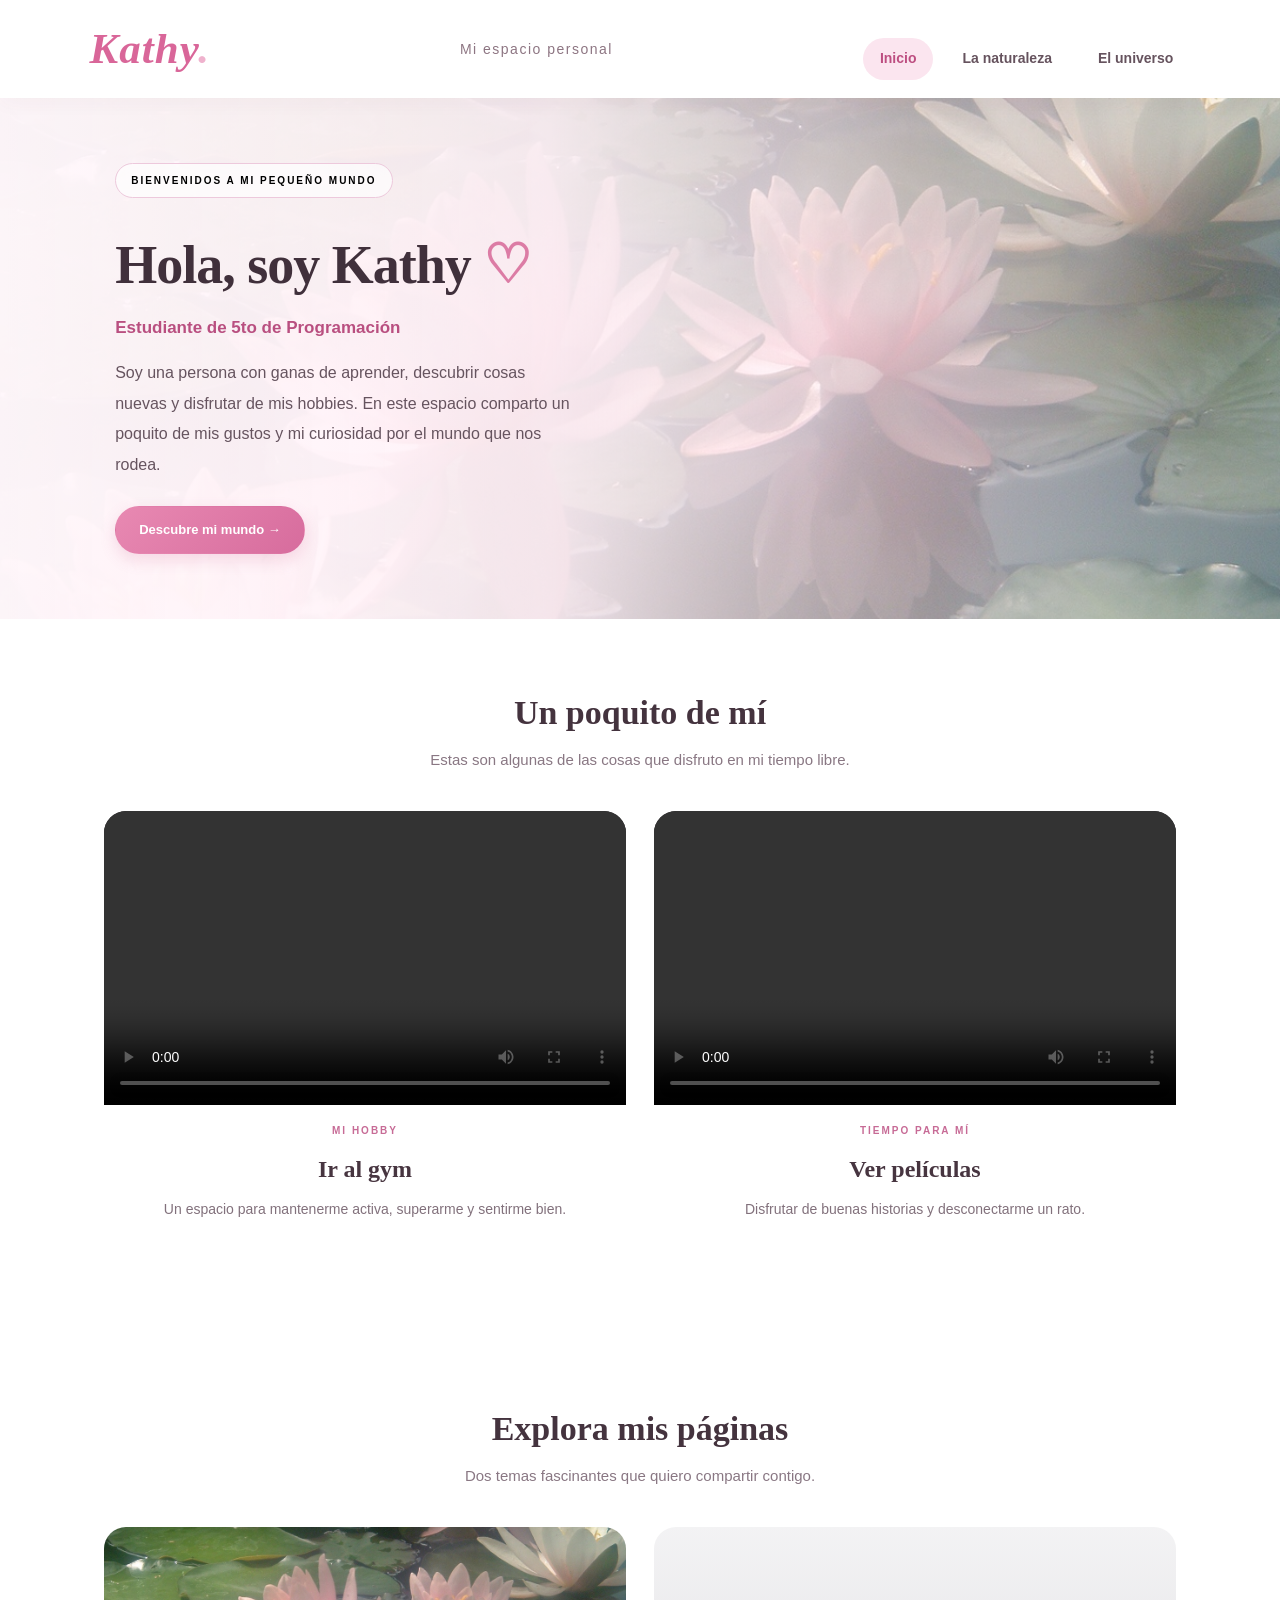
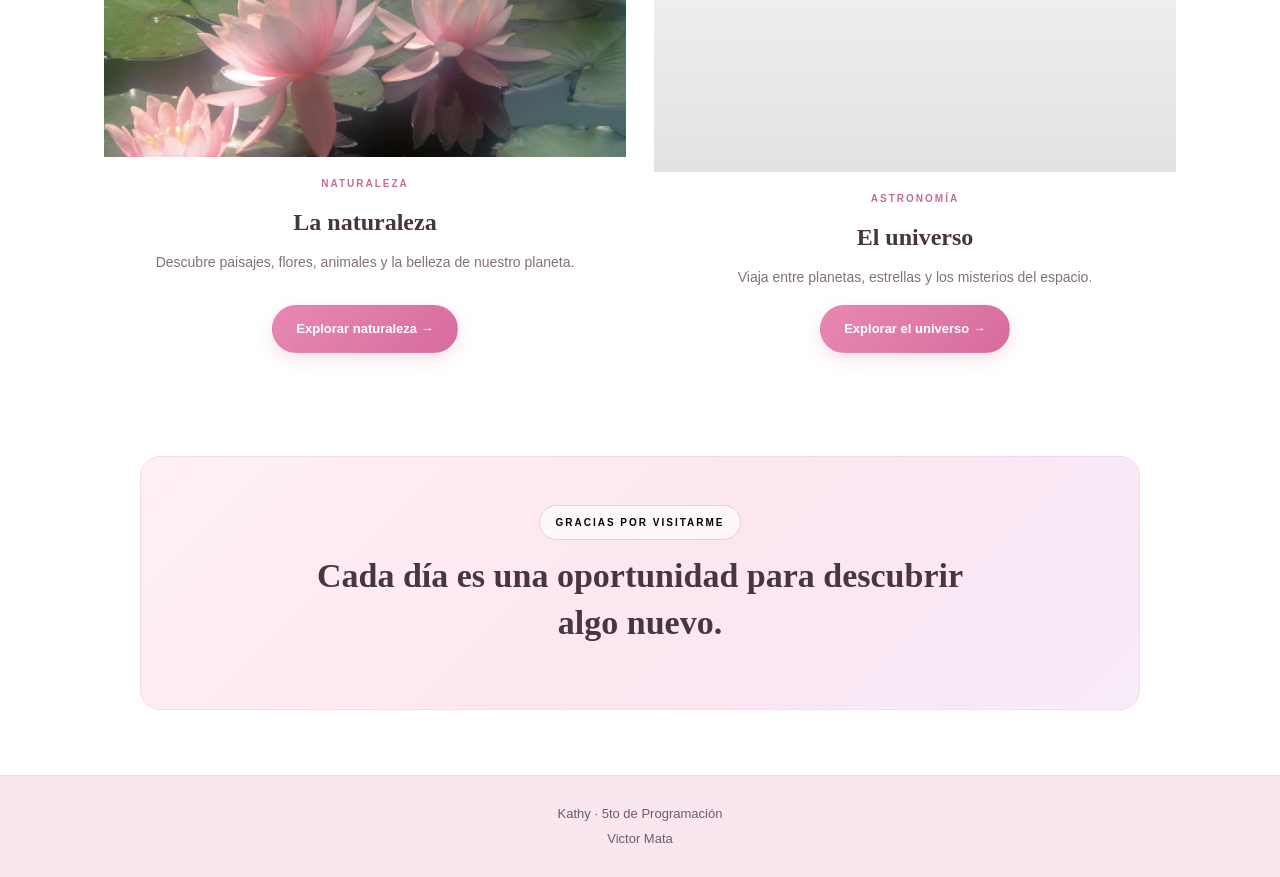
<file: index.html>
<!DOCTYPE html>
<html lang="es">
<head>
    <meta charset="UTF-8">
    <meta name="viewport" content="width=device-width, initial-scale=1.0">

    <meta name="description" content="Soy Kathy, estudiante de 5to de Programación. Este es mi espacio personal para compartir mis hobbies y descubrir la belleza de la naturaleza y el universo.">

    <title>Kathy | Mi espacio personal</title>

    <link rel="stylesheet" href="k.css">
</head>
<body>

    <header class="encabezado">
        <h1>Kathy<span>.</span></h1>
        <p>Mi espacio personal</p>

        <nav aria-label="Navegación principal">
            <a href="index.html" aria-current="page">Inicio</a>
            <a href="naturaleza.html">La naturaleza</a>
            <a href="universo.html">El universo</a>
        </nav>
    </header>

    <main>

        <section class="portada">
            <div class="portada-texto">

                <p class="etiqueta">
                    BIENVENIDOS A MI PEQUEÑO MUNDO
                </p>

                <h2>Hola, soy Kathy <span>♡</span></h2>

                <h3>Estudiante de 5to de Programación</h3>

                <p>
                    Soy una persona con ganas de aprender,
                    descubrir cosas nuevas y disfrutar de mis
                    hobbies. En este espacio comparto un poquito
                    de mis gustos y mi curiosidad por el mundo
                    que nos rodea.
                </p>

                <a class="boton" href="#secciones">
                    Descubre mi mundo →
                </a>

            </div>
        </section>

        <section class="contenido" id="secciones">

            <h2>Un poquito de mí</h2>

            <p class="descripcion">
                Estas son algunas de las cosas que disfruto
                en mi tiempo libre.
            </p>

            <div class="rejilla videos">

                <article class="tarjeta">
                    <video controls preload="metadata">
                        <source src="videos/NS.mp4"
                                type="video/mp4">
                        Tu navegador no puede reproducir este video.
                    </video>

                    <div class="tarjeta-texto">
                        <p class="categoria">MI HOBBY</p>
                        <h3>Ir al gym</h3>
                        <p>
                            Un espacio para mantenerme activa,
                            superarme y sentirme bien.
                        </p>
                    </div>
                </article>

                <article class="tarjeta">
                    <video controls preload="metadata">
                        <source src="videos/gym.mp4"
                                type="video/mp4">
                        Tu navegador no puede reproducir este video.
                    </video>

                    <div class="tarjeta-texto">
                        <p class="categoria">TIEMPO PARA MÍ</p>
                        <h3>Ver películas</h3>
                        <p>
                            Disfrutar de buenas historias
                            y desconectarme un rato.
                        </p>
                    </div>
                </article>

            </div>
        </section>

        <section class="contenido">

            <h2>Explora mis páginas</h2>

            <p class="descripcion">
                Dos temas fascinantes que quiero compartir contigo.
            </p>

            <div class="rejilla">

                <article class="tarjeta tema">
                    <img
                        src="nenufares.jpg"
                        alt="Nenúfares y flores sobre un estanque"
                        loading="lazy"
                    >

                    <div class="tarjeta-texto">
                        <p class="categoria">NATURALEZA</p>
                        <h3>La naturaleza</h3>

                        <p>
                            Descubre paisajes, flores, animales
                            y la belleza de nuestro planeta.
                        </p>

                        <a class="boton"
                           href="naturaleza.html">
                            Explorar naturaleza →
                        </a>
                    </div>
                </article>

                <article class="tarjeta tema">
                    <div
                        class="imagen-universo"
                        role="img"
                        aria-label="Imagen del universo y las nebulosas"
                    ></div>

                    <div class="tarjeta-texto">
                        <p class="categoria">ASTRONOMÍA</p>
                        <h3>El universo</h3>

                        <p>
                            Viaja entre planetas, estrellas
                            y los misterios del espacio.
                        </p>

                        <a class="boton"
                           href="universo.html">
                            Explorar el universo →
                        </a>
                    </div>
                </article>

            </div>
        </section>

        <section class="mensaje-final">
            <p class="etiqueta">GRACIAS POR VISITARME</p>
            <h2>Cada día es una oportunidad para descubrir algo nuevo.</h2>

        </section>

    </main>

    <footer>
        <p>Kathy · 5to de Programación</p>
        <p>Victor Mata</p>
    </footer>

</body>
</html>
</file>
<file: k.css>
* {
    margin: 0;
    padding: 0;
    box-sizing: border-box;
}

html {
    scroll-behavior: smooth;
    scroll-padding-top: 20px;
}

body {
    font-family: "Segoe UI", Arial, sans-serif;
    background: #fff9fc;
    color: #40323b;
    line-height: 1.7;
    overflow-wrap: break-word;
}

img,
video {
    max-width: 100%;
}

/* ========================================
   ENCABEZADO Y NAVEGACIÓN
======================================== */

.encabezado {
    background: rgba(255, 255, 255, 0.97);
    text-align: center;
    padding: 24px 20px 20px;
    border-bottom: 1px solid #f5dce8;
    box-shadow: 0 4px 20px rgba(112, 61, 87, 0.04);
}

.encabezado h1 {
    color: #d96699;
    font-family: Georgia, serif;
    font-style: italic;
    font-size: clamp(34px, 5vw, 43px);
    line-height: 1.3;
    letter-spacing: 1px;
}

.encabezado h1 span {
    color: #efb2cd;
}

.encabezado > p {
    color: #8d7582;
    font-size: 14px;
    letter-spacing: 1.5px;
    margin-top: 2px;
}

.encabezado nav {
    margin-top: 20px;
    display: flex;
    justify-content: center;
    align-items: center;
    flex-wrap: wrap;
    gap: 12px;
}

.encabezado nav a {
    text-decoration: none;
    color: #66535e;
    font-size: 14px;
    font-weight: 600;
    padding: 9px 17px;
    border-radius: 30px;
    transition: background 0.25s ease,
                color 0.25s ease,
                transform 0.25s ease;
}

.encabezado nav a:hover,
.encabezado nav a[aria-current="page"] {
    background: #fbe5ef;
    color: #bd4e81;
}

.encabezado nav a:hover {
    transform: translateY(-2px);
}

/* ========================================
   PORTADA PRINCIPAL
======================================== */

.portada {
    min-height: 490px;
    display: flex;
    align-items: center;
    padding: 65px 9%;
    position: relative;
    background:
        linear-gradient(
            90deg,
            rgba(255, 247, 251, 0.98) 0%,
            rgba(255, 242, 248, 0.92) 43%,
            rgba(255, 242, 248, 0.25) 100%
        ),
        url("nenufares.jpg");

    background-size: cover;
    background-position: center;
}

.portada-texto {
    max-width: 520px;
}

.etiqueta {
    color: #c45488;
    font-size: 11px;
    font-weight: 700;
    letter-spacing: 2.5px;
    margin-bottom: 12px;
}

.portada h2 {
    font-family: Georgia, serif;
    font-size: clamp(36px, 5vw, 54px);
    line-height: 1.2;
    margin: 10px 0 16px;
    color: #40303b;
    letter-spacing: -1px;
}

.portada h2 span {
    color: #dc7ca5;
}

.portada h3 {
    color: #b94f80;
    font-size: 17px;
    font-weight: 600;
    margin-bottom: 16px;
}

.portada-texto > p:not(.etiqueta) {
    max-width: 460px;
    color: #66545f;
    font-size: 16px;
    line-height: 1.9;
    margin-bottom: 26px;
}

/* ========================================
   BOTONES
======================================== */

.boton {
    display: inline-flex;
    align-items: center;
    justify-content: center;
    gap: 8px;
    background: linear-gradient(135deg, #e889b2, #d76c9d);
    color: #fff;
    padding: 12px 23px;
    text-decoration: none;
    border: 1px solid transparent;
    border-radius: 30px;
    font-size: 13px;
    font-weight: 700;
    cursor: pointer;
    box-shadow: 0 6px 16px rgba(207, 94, 146, 0.19);
    transition: transform 0.25s ease,
                box-shadow 0.25s ease,
                background 0.25s ease;
}

.boton:hover {
    background: linear-gradient(135deg, #d86e9d, #c65388);
    transform: translateY(-3px);
    box-shadow: 0 9px 22px rgba(207, 94, 146, 0.28);
}

.boton:focus-visible,
.encabezado nav a:focus-visible {
    outline: 3px solid #c45488;
    outline-offset: 4px;
}

/* ========================================
   SECCIONES
======================================== */

.contenido {
    max-width: 1120px;
    margin: 0 auto;
    padding: 72px 24px;
    text-align: center;
}

.contenido h2 {
    font-family: Georgia, serif;
    color: #44333e;
    font-size: clamp(27px, 4vw, 34px);
    line-height: 1.3;
    margin-bottom: 12px;
}

.descripcion {
    max-width: 600px;
    margin: 0 auto 38px;
    color: #897783;
    font-size: 15px;
}

/* ========================================
   REJILLA Y TARJETAS
======================================== */

.rejilla {
    display: grid;
    grid-template-columns: repeat(2, minmax(0, 1fr));
    gap: 28px;
    text-align: center;
    align-items: stretch;
}

.tarjeta {
    display: flex;
    flex-direction: column;
    min-width: 0;
    background: #fff;
    border: 1px solid #f5e5ed;
    padding-bottom: 26px;
    box-shadow: 0 8px 28px rgba(107, 63, 85, 0.07);
    border-radius: 16px;
    overflow: hidden;
    transition: transform 0.3s ease,
                box-shadow 0.3s ease,
                border-color 0.3s ease;
}

.tarjeta:hover {
    transform: translateY(-5px);
    box-shadow: 0 15px 36px rgba(107, 63, 85, 0.12);
    border-color: #efc8db;
}

.tarjeta h3 {
    color: #473540;
    font-family: "Segoe UI", Arial, sans-serif;
    font-size: 21px;
    line-height: 1.4;
    margin: 8px 18px 10px;
}

.tarjeta p {
    color: #82717c;
    font-size: 14px;
    line-height: 1.8;
    padding: 0 22px;
    margin-bottom: 15px;
}

.tarjeta-texto {
    display: flex;
    flex-direction: column;
    align-items: center;
    flex: 1;
    padding-top: 18px;
}

.tarjeta-texto .categoria {
    color: #c76b96;
    font-size: 10px;
    font-weight: 700;
    letter-spacing: 2px;
    margin-bottom: 3px;
}

.tarjeta-texto .boton {
    margin-top: auto;
}

.tarjeta img {
    display: block;
    width: 100%;
    height: 245px;
    object-fit: cover;
    transition: transform 0.45s ease;
}

.tarjeta.tema img:hover {
    transform: scale(1.025);
}

.tarjeta video {
    display: block;
    width: 100%;
    aspect-ratio: 16 / 9;
    object-fit: contain;
    background: #201d20;
}

.tarjeta video:focus-visible {
    outline: 3px solid #d76c9d;
    outline-offset: -3px;
}

/* IMAGEN DEL UNIVERSO */

.imagen-universo {
    width: 100%;
    height: 245px;
    background:
        linear-gradient(
            rgba(18, 12, 39, 0.05),
            rgba(18, 12, 39, 0.12)
        ),
        url("https://images.unsplash.com/photo-1462331940025-496dfbfc7564?auto=format&fit=crop&w=900&q=80");

    background-size: cover;
    background-position: center;
    transition: filter 0.3s ease;
}

.tarjeta:hover .imagen-universo {
    filter: brightness(1.08);
}

/* ========================================
   MENSAJE FINAL DE LA PÁGINA
======================================== */

.mensaje-final {
    margin: 5px auto 65px;
    max-width: 1000px;
    padding: 48px 28px;
    text-align: center;
    background: linear-gradient(
        135deg,
        #fff0f6,
        #fce6f0 55%,
        #f7eafa
    );
    border: 1px solid #f5dce8;
    border-radius: 20px;
}

.mensaje-final .etiqueta {
    margin-bottom: 12px;
}

.mensaje-final h2 {
    max-width: 700px;
    margin: 0 auto 14px;
    color: #493442;
    font-family: Georgia, serif;
    font-size: clamp(25px, 4vw, 34px);
    line-height: 1.4;
}

.mensaje-final > p:last-child {
    color: #806878;
    font-size: 14px;
}

/* ========================================
   PÁGINAS SECUNDARIAS
   Naturaleza y universo
======================================== */

.banner-secundario {
    min-height: 320px;
    display: flex;
    flex-direction: column;
    justify-content: center;
    align-items: center;
    text-align: center;
    padding: 45px 24px;
    color: white;
    background: linear-gradient(
        135deg,
        #e99abb,
        #c3a8df
    );
}

.banner-secundario h2 {
    font-family: Georgia, serif;
    font-size: clamp(32px, 5vw, 44px);
    line-height: 1.3;
    margin-bottom: 12px;
}

.texto-informativo {
    max-width: 850px;
    margin: 0 auto;
    padding: 42px 24px;
    text-align: center;
}

.texto-informativo p {
    color: #6f5b68;
    margin: 15px 0;
}

/* ========================================
   TARJETAS DE AUDIO
======================================== */

.audio-tarjeta {
    background: #fff;
    padding: 28px;
    border: 1px solid #f5e5ed;
    border-radius: 16px;
    box-shadow: 0 8px 28px rgba(107, 63, 85, 0.07);
}

.audio-tarjeta audio {
    display: block;
    width: 100%;
    margin-top: 16px;
}

/* ========================================
   PIE DE PÁGINA
======================================== */

footer {
    background: #f9e7ef;
    color: #78566a;
    padding: 26px 20px;
    text-align: center;
    margin-top: 25px;
    border-top: 1px solid #f2d6e4;
}

footer p {
    font-size: 13px;
    line-height: 1.9;
}

/* ========================================
   TABLETAS
======================================== */

@media (max-width: 800px) {
    .portada {
        padding: 55px 7%;
        background-position: 58% center;
    }

    .contenido {
        padding: 58px 22px;
    }

    .rejilla {
        gap: 20px;
    }

    .tarjeta h3 {
        font-size: 19px;
    }

    .tarjeta img,
    .imagen-universo {
        height: 210px;
    }

    .mensaje-final {
        margin: 5px 22px 45px;
    }
}

/* ========================================
   CELULARES
======================================== */

@media (max-width: 600px) {
    .encabezado {
        padding: 20px 12px 16px;
    }

    .encabezado nav {
        gap: 5px;
        margin-top: 16px;
    }

    .encabezado nav a {
        font-size: 12px;
        padding: 9px 11px;
    }

    .portada {
        min-height: 440px;
        padding: 45px 7%;
        background:
            linear-gradient(
                90deg,
                rgba(255, 247, 251, 0.96),
                rgba(255, 242, 248, 0.78)
            ),
            url("nenufares.jpg");

        background-size: cover;
        background-position: center;
    }

    .portada h2 {
        font-size: 36px;
    }

    .portada h3 {
        font-size: 16px;
    }

    .portada-texto > p:not(.etiqueta) {
        font-size: 14px;
    }

    .contenido {
        padding: 48px 18px;
    }

    .contenido h2 {
        font-size: 28px;
    }

    .descripcion {
        font-size: 14px;
        margin-bottom: 28px;
    }

    .rejilla {
        grid-template-columns: minmax(0, 1fr);
        gap: 24px;
    }

    .tarjeta img,
    .imagen-universo {
        height: 230px;
    }

    .tarjeta {
        border-radius: 14px;
    }

    .tarjeta-texto {
        padding: 18px 0 0;
    }

    .mensaje-final {
        margin: 0 18px 40px;
        padding: 36px 20px;
    }

    .mensaje-final h2 {
        font-size: 26px;
    }

    .banner-secundario {
        min-height: 270px;
        padding: 35px 18px;
    }

    .texto-informativo {
        padding: 30px 20px;
    }

    .audio-tarjeta {
        padding: 20px;
    }

    footer {
        padding: 22px 15px;
    }
}

/* RESPETO A LAS PREFERENCIAS DE MOVIMIENTO */

@media (prefers-reduced-motion: reduce) {
    html {
        scroll-behavior: auto;
    }

    *,
    *::before,
    *::after {
        transition-duration: 0.01ms !important;
        animation-duration: 0.01ms !important;
        animation-iteration-count: 1 !important;
    }
}
```css
/* ==========================
   COSMOS PINK · ESTILOS
   ========================== */

:root {
    --rosa: #e9a8c5;
    --rosa-claro: #fbeaf2;
    --rosa-suave: #fff5f9;
    --rosa-oscuro: #b85e8b;
    --lila: #e9e0f8;
    --blanco: #ffffff;
    --texto: #443545;
    --texto-suave: #827485;
    --borde: #f0dce7;
    --sombra: 0 15px 40px rgba(173, 109, 145, 0.10);
}

* {
    margin: 0;
    padding: 0;
    box-sizing: border-box;
    scroll-behavior: smooth;
}

body {
    background: var(--rosa-suave);
    color: var(--texto);
    font-family: "DM Sans", sans-serif;
    line-height: 1.7;
}

a {
    color: inherit;
    text-decoration: none;
}

img {
    display: block;
    width: 100%;
    object-fit: cover;
}

::selection {
    background: var(--rosa);
    color: white;
}


/* ENCABEZADO */

.encabezado {
    width: 100%;
    min-height: 82px;
    padding: 18px 7%;
    display: flex;
    align-items: center;
    justify-content: space-between;
    gap: 25px;
    background: rgba(255, 255, 255, 0.88);
    border-bottom: 1px solid var(--borde);
    position: sticky;
    top: 0;
    z-index: 100;
    backdrop-filter: blur(15px);
}

.logo {
    display: inline-flex;
    align-items: center;
    gap: 7px;
    font-size: 18px;
    font-weight: 700;
    letter-spacing: 1.5px;
    white-space: nowrap;
}

.logo > span:last-child {
    color: var(--rosa-oscuro);
}

.logo-icono {
    color: var(--rosa-oscuro);
    font-size: 25px;
}

.navegacion {
    display: flex;
    align-items: center;
    gap: 30px;
}

.navegacion a {
    font-size: 13px;
    color: var(--texto-suave);
    transition: color 0.3s;
}

.navegacion a:hover {
    color: var(--rosa-oscuro);
}

.boton-menu {
    padding: 10px 17px;
    border: 1px solid var(--borde);
    border-radius: 30px;
    font-size: 12px;
    font-weight: 600;
    transition: 0.3s;
}

.boton-menu:hover {
    background: var(--rosa-claro);
    transform: translateY(-2px);
}


/* PORTADA */

.hero {
    min-height: 650px;
    padding: 85px 9%;
    display: grid;
    grid-template-columns: 1fr 1fr;
    align-items: center;
    gap: 60px;
    overflow: hidden;
    background:
        radial-gradient(
            circle at 85% 20%,
            rgba(233, 224, 248, 0.8),
            transparent 32%
        ),
        linear-gradient(135deg, #fff8fb, #f9eaf4);
}

.hero-contenido {
    max-width: 570px;
}

.etiqueta {
    display: inline-block;
    margin-bottom: 25px;
    padding: 8px 15px;
    border: 1px solid #edc9dc;
    border-radius: 30px;
    color: var(--rosa-oscuro);
    background: rgba(255, 255, 255, 0.7);
    font-size: 10px;
    font-weight: 700;
    letter-spacing: 2px;
}

.hero h1 {
    margin-bottom: 22px;
    font-family: "Playfair Display", serif;
    font-size: clamp(42px, 5vw, 67px);
    font-weight: 600;
    line-height: 1.15;
    letter-spacing: -1.8px;
}

.hero h1 span {
    display: block;
    color: var(--rosa-oscuro);
    font-style: italic;
}

.hero-contenido > p {
    max-width: 460px;
    margin-bottom: 28px;
    color: var(--texto-suave);
    font-size: 15px;
}

.hero-botones {
    display: flex;
    align-items: center;
    flex-wrap: wrap;
    gap: 14px;
}

.boton-principal {
    display: inline-block;
    padding: 14px 23px;
    border: 1px solid var(--rosa-oscuro);
    border-radius: 30px;
    background: var(--rosa-oscuro);
    color: white;
    font-size: 12px;
    font-weight: 700;
    transition: 0.3s;
}

.boton-principal:hover {
    background: #994a72;
    border-color: #994a72;
    transform: translateY(-3px);
    box-shadow: 0 10px 25px rgba(184, 94, 139, 0.2);
}

.boton-secundario {
    display: inline-block;
    padding: 13px 22px;
    border: 1px solid #e7cadb;
    border-radius: 30px;
    background: rgba(255, 255, 255, 0.65);
    font-size: 12px;
    font-weight: 600;
    transition: 0.3s;
}

.boton-secundario:hover {
    background: white;
    transform: translateY(-3px);
}

.hero-dato {
    display: flex;
    align-items: center;
    gap: 13px;
    margin-top: 42px;
}

.dato-estrella {
    display: grid;
    place-items: center;
    width: 43px;
    height: 43px;
    border-radius: 50%;
    background: white;
    color: var(--rosa-oscuro);
    font-size: 24px;
    box-shadow: var(--sombra);
}

.hero-dato strong {
    font-size: 12px;
}

.hero-dato p {
    color: var(--texto-suave);
    font-size: 11px;
}


/* IMAGEN ESPACIAL */

.hero-imagen {
    position: relative;
    display: grid;
    place-items: center;
    min-height: 420px;
}

.imagen-tierra {
    width: min(100%, 400px);
    aspect-ratio: 1;
    border-radius: 50%;
    object-fit: cover;
    position: relative;
    z-index: 2;
    box-shadow:
        0 0 50px rgba(198, 135, 201, 0.25),
        0 0 100px rgba(223, 167, 201, 0.20);
    animation: flotar 6s ease-in-out infinite;
}

.orbita {
    position: absolute;
    border: 1px solid rgba(184, 94, 139, 0.25);
    border-radius: 50%;
    transform: rotate(-25deg);
}

.orbita-uno {
    width: 110%;
    height: 65%;
}

.orbita-dos {
    width: 95%;
    height: 80%;
    transform: rotate(55deg);
}

.estrella {
    position: absolute;
    z-index: 3;
    color: var(--rosa-oscuro);
}

.estrella-uno {
    top: 9%;
    right: 13%;
    font-size: 30px;
}

.estrella-dos {
    bottom: 15%;
    left: 7%;
    font-size: 36px;
}

.estrella-tres {
    top: 23%;
    left: 4%;
    font-size: 19px;
}

.tarjeta-flotante {
    position: absolute;
    z-index: 4;
    right: -2%;
    bottom: 12%;
    display: flex;
    align-items: center;
    gap: 12px;
    padding: 15px 20px;
    border: 1px solid rgba(255, 255, 255, 0.8);
    border-radius: 18px;
    background: rgba(255, 255, 255, 0.88);
    box-shadow: var(--sombra);
    backdrop-filter: blur(10px);
}

.tarjeta-flotante > span {
    font-size: 27px;
}

.tarjeta-flotante strong {
    font-size: 12px;
}

.tarjeta-flotante p {
    color: var(--texto-suave);
    font-size: 11px;
}

@keyframes flotar {
    0%, 100% {
        transform: translateY(0);
    }

    50% {
        transform: translateY(-12px);
    }
}


/* CINTA DECORATIVA */

.cinta {
    display: flex;
    justify-content: space-around;
    flex-wrap: wrap;
    gap: 20px;
    padding: 18px 5%;
    background: #efd8e8;
    color: #8d5579;
    font-size: 10px;
    font-weight: 700;
    letter-spacing: 2px;
}


/* SECCIONES GENERALES */

.seccion {
    padding: 100px 8%;
}

.seccion-titulo {
    max-width: 650px;
    margin: 0 auto 48px;
    text-align: center;
}

.subtitulo {
    display: inline-block;
    margin-bottom: 13px;
    color: var(--rosa-oscuro);
    font-size: 10px;
    font-weight: 700;
    letter-spacing: 2.5px;
}

.seccion-titulo h2,
.mision-contenido h2 {
    margin-bottom: 15px;
    font-family: "Playfair Display", serif;
    font-size: clamp(31px, 4vw, 45px);
    font-weight: 600;
    line-height: 1.2;
}

.seccion-titulo > p,
.mision-contenido > p {
    color: var(--texto-suave);
    font-size: 14px;
}


/* TARJETAS */

.tarjetas {
    display: grid;
    grid-template-columns: repeat(3, minmax(0, 1fr));
    gap: 25px;
}

.tarjeta {
    overflow: hidden;
    border: 1px solid var(--borde);
    border-radius: 22px;
    background: white;
    box-shadow: var(--sombra);
    transition: transform 0.35s, box-shadow 0.35s;
}

.tarjeta:hover {
    transform: translateY(-8px);
    box-shadow: 0 25px 50px rgba(173, 109, 145, 0.17);
}

.tarjeta img {
    height: 230px;
    transition: transform 0.5s;
}

.tarjeta:hover img {
    transform: scale(1.04);
}

.tarjeta-contenido {
    padding: 25px;
}

.categoria {
    color: var(--rosa-oscuro);
    font-size: 9px;
    font-weight: 700;
    letter-spacing: 1.5px;
}

.tarjeta h3 {
    margin: 10px 0;
    font-family: "Playfair Display", serif;
    font-size: 24px;
}

.tarjeta-contenido p {
    min-height: 75px;
    margin-bottom: 20px;
    color: var(--texto-suave);
    font-size: 12px;
    line-height: 1.9;
}

.tarjeta-contenido a {
    color: var(--rosa-oscuro);
    font-size: 12px;
    font-weight: 700;
}

.tarjeta-contenido a:hover {
    text-decoration: underline;
}


/* MISIÓN DESTACADA */

.mision {
    display: grid;
    grid-template-columns: 1fr 1fr;
    align-items: center;
    gap: 70px;
    padding: 85px 10%;
    background: linear-gradient(120deg, #f2e8fa, #fbe6f0);
}

.mision-imagen {
    overflow: hidden;
    border: 9px solid rgba(255, 255, 255, 0.7);
    border-radius: 28px;
    box-shadow: var(--sombra);
}

.mision-imagen img {
    min-height: 340px;
    max-height: 430px;
    transition: transform 0.5s;
}

.mision-imagen:hover img {
    transform: scale(1.04);
}

.mision-contenido h2 {
    font-size: clamp(33px, 4vw, 48px);
}

.mision-contenido > p {
    margin-bottom: 28px;
    line-height: 1.9;
}


/* NOTICIAS */

.noticias {
    background: #fffafd;
}

.noticia-destacada {
    display: flex;
    align-items: center;
    gap: 25px;
    max-width: 900px;
    margin: 0 auto;
    padding: 30px;
    border: 1px solid var(--borde);
    border-radius: 24px;
    background: white;
    box-shadow: var(--sombra);
}

.noticia-icono {
    display: grid;
    place-items: center;
    flex-shrink: 0;
    width: 80px;
    height: 80px;
    border-radius: 22px;
    background: var(--rosa-claro);
    font-size: 35px;
}

.noticia-texto {
    flex: 1;
}

.noticia-texto h3 {
    margin: 7px 0;
    font-family: "Playfair Display", serif;
    font-size: 22px;
    line-height: 1.3;
}

.noticia-texto p {
    color: var(--texto-suave);
    font-size: 12px;
}

.boton-noticia {
    flex-shrink: 0;
    padding: 12px 16px;
    border-radius: 25px;
    background: var(--rosa-claro);
    color: var(--rosa-oscuro);
    font-size: 11px;
    font-weight: 700;
    transition: 0.3s;
}

.boton-noticia:hover {
    background: var(--rosa);
    color: white;
}


/* PIE DE PÁGINA */

.footer {
    display: flex;
    flex-direction: column;
    align-items: center;
    gap: 15px;
    padding: 55px 7%;
    border-top: 1px solid var(--borde);
    background: white;
    text-align: center;
}

.footer > p {
    color: var(--texto-suave);
    font-size: 12px;
}

.footer > a:not(.logo) {
    color: var(--rosa-oscuro);
    font-size: 12px;
    font-weight: 600;
}

.copyright {
    margin-top: 10px;
    color: #a99aa8;
    font-size: 10px;
}


/* DISEÑO RESPONSIVE */

@media (max-width: 950px) {
    .encabezado {
        padding: 18px 5%;
    }

    .navegacion {
        gap: 15px;
    }

    .hero {
        padding: 70px 6%;
        gap: 25px;
    }

    .tarjetas {
        grid-template-columns: repeat(2, minmax(0, 1fr));
    }

    .mision {
        padding: 70px 7%;
        gap: 35px;
    }

    .tarjeta-flotante {
        right: 0;
    }
}

@media (max-width: 680px) {
    .encabezado {
        position: relative;
        flex-wrap: wrap;
        justify-content: center;
        gap: 15px;
    }

    .logo {
        font-size: 16px;
    }

    .navegacion {
        order: 3;
        width: 100%;
        justify-content: center;
        flex-wrap: wrap;
        gap: 12px 20px;
    }

    .boton-menu {
        padding: 8px 12px;
    }

    .hero {
        grid-template-columns: 1fr;
        padding: 65px 7% 45px;
        gap: 20px;
    }

    .hero h1 {
        font-size: 46px;
    }

    .hero-imagen {
        min-height: 340px;
    }

    .imagen-tierra {
        width: min(78%, 310px);
    }

    .tarjeta-flotante {
        right: 0;
        bottom: 4%;
        padding: 12px;
    }

    .cinta {
        justify-content: center;
        gap: 12px 25px;
        font-size: 9px;
    }

    .seccion {
        padding: 70px 6%;
    }

    .tarjetas {
        grid-template-columns: 1fr;
    }

    .tarjeta img {
        height: 240px;
    }

    .tarjeta-contenido p {
        min-height: 0;
    }

    .mision {
        grid-template-columns: 1fr;
        padding: 65px 7%;
        gap: 35px;
    }

    .mision-imagen img {
        min-height: 230px;
    }

    .noticia-destacada {
        flex-direction: column;
        align-items: flex-start;
        padding: 23px;
    }

    .noticia-icono {
        width: 65px;
        height: 65px;
    }

    .boton-noticia {
        align-self: flex-start;
    }

    .footer {
        padding: 45px 6%;
    }
}

@media (prefers-reduced-motion: reduce) {
    *,
    *::before,
    *::after {
        scroll-behavior: auto !important;
        animation: none !important;
        transition: none !important;
    }
}
```css
/* ==========================
   COSMOS PINK · ESTILOS
   ========================== */

:root {
    --rosa: #e9a8c5;
    --rosa-claro: #fbeaf2;
    --rosa-suave: #fff5f9;
    --rosa-oscuro: #b85e8b;
    --lila: #e9e0f8;
    --blanco: #ffffff;
    --texto: #443545;
    --texto-suave: #827485;
    --borde: #f0dce7;
    --sombra: 0 15px 40px rgba(173, 109, 145, 0.10);
}

* {
    margin: 0;
    padding: 0;
    box-sizing: border-box;
    scroll-behavior: smooth;
}

body {
    background: var(--rosa-suave);
    color: var(--texto);
    font-family: "DM Sans", sans-serif;
    line-height: 1.7;
}

a {
    color: inherit;
    text-decoration: none;
}

img {
    display: block;
    width: 100%;
    object-fit: cover;
}

::selection {
    background: var(--rosa);
    color: white;
}


/* ENCABEZADO */

.encabezado {
    width: 100%;
    min-height: 82px;
    padding: 18px 7%;
    display: flex;
    align-items: center;
    justify-content: space-between;
    gap: 25px;
    background: rgba(255, 255, 255, 0.88);
    border-bottom: 1px solid var(--borde);
    position: sticky;
    top: 0;
    z-index: 100;
    backdrop-filter: blur(15px);
}

.logo {
    display: inline-flex;
    align-items: center;
    gap: 7px;
    font-size: 18px;
    font-weight: 700;
    letter-spacing: 1.5px;
    white-space: nowrap;
}

.logo > span:last-child {
    color: var(--rosa-oscuro);
}

.logo-icono {
    color: var(--rosa-oscuro);
    font-size: 25px;
}

.navegacion {
    display: flex;
    align-items: center;
    gap: 30px;
}

.navegacion a {
    font-size: 13px;
    color: var(--texto-suave);
    transition: color 0.3s;
}

.navegacion a:hover {
    color: var(--rosa-oscuro);
}

.boton-menu {
    padding: 10px 17px;
    border: 1px solid var(--borde);
    border-radius: 30px;
    font-size: 12px;
    font-weight: 600;
    transition: 0.3s;
}

.boton-menu:hover {
    background: var(--rosa-claro);
    transform: translateY(-2px);
}


/* PORTADA */

.hero {
    min-height: 650px;
    padding: 85px 9%;
    display: grid;
    grid-template-columns: 1fr 1fr;
    align-items: center;
    gap: 60px;
    overflow: hidden;
    background:
        radial-gradient(
            circle at 85% 20%,
            rgba(233, 224, 248, 0.8),
            transparent 32%
        ),
        linear-gradient(135deg, #fff8fb, #f9eaf4);
}

.hero-contenido {
    max-width: 570px;
}

.etiqueta {
    display: inline-block;
    margin-bottom: 25px;
    padding: 8px 15px;
    border: 1px solid #edc9dc;
    border-radius: 30px;
    color: var(--rosa-oscuro);
    background: rgba(255, 255, 255, 0.7);
    font-size: 10px;
    font-weight: 700;
    letter-spacing: 2px;
}

.hero h1 {
    margin-bottom: 22px;
    font-family: "Playfair Display", serif;
    font-size: clamp(42px, 5vw, 67px);
    font-weight: 600;
    line-height: 1.15;
    letter-spacing: -1.8px;
}

.hero h1 span {
    display: block;
    color: var(--rosa-oscuro);
    font-style: italic;
}

.hero-contenido > p {
    max-width: 460px;
    margin-bottom: 28px;
    color: var(--texto-suave);
    font-size: 15px;
}

.hero-botones {
    display: flex;
    align-items: center;
    flex-wrap: wrap;
    gap: 14px;
}

.boton-principal {
    display: inline-block;
    padding: 14px 23px;
    border: 1px solid var(--rosa-oscuro);
    border-radius: 30px;
    background: var(--rosa-oscuro);
    color: white;
    font-size: 12px;
    font-weight: 700;
    transition: 0.3s;
}

.boton-principal:hover {
    background: #994a72;
    border-color: #994a72;
    transform: translateY(-3px);
    box-shadow: 0 10px 25px rgba(184, 94, 139, 0.2);
}

.boton-secundario {
    display: inline-block;
    padding: 13px 22px;
    border: 1px solid #e7cadb;
    border-radius: 30px;
    background: rgba(255, 255, 255, 0.65);
    font-size: 12px;
    font-weight: 600;
    transition: 0.3s;
}

.boton-secundario:hover {
    background: white;
    transform: translateY(-3px);
}

.hero-dato {
    display: flex;
    align-items: center;
    gap: 13px;
    margin-top: 42px;
}

.dato-estrella {
    display: grid;
    place-items: center;
    width: 43px;
    height: 43px;
    border-radius: 50%;
    background: white;
    color: var(--rosa-oscuro);
    font-size: 24px;
    box-shadow: var(--sombra);
}

.hero-dato strong {
    font-size: 12px;
}

.hero-dato p {
    color: var(--texto-suave);
    font-size: 11px;
}


/* IMAGEN ESPACIAL */

.hero-imagen {
    position: relative;
    display: grid;
    place-items: center;
    min-height: 420px;
}

.imagen-tierra {
    width: min(100%, 400px);
    aspect-ratio: 1;
    border-radius: 50%;
    object-fit: cover;
    position: relative;
    z-index: 2;
    box-shadow:
        0 0 50px rgba(198, 135, 201, 0.25),
        0 0 100px rgba(223, 167, 201, 0.20);
    animation: flotar 6s ease-in-out infinite;
}

.orbita {
    position: absolute;
    border: 1px solid rgba(184, 94, 139, 0.25);
    border-radius: 50%;
    transform: rotate(-25deg);
}

.orbita-uno {
    width: 110%;
    height: 65%;
}

.orbita-dos {
    width: 95%;
    height: 80%;
    transform: rotate(55deg);
}

.estrella {
    position: absolute;
    z-index: 3;
    color: var(--rosa-oscuro);
}

.estrella-uno {
    top: 9%;
    right: 13%;
    font-size: 30px;
}

.estrella-dos {
    bottom: 15%;
    left: 7%;
    font-size: 36px;
}

.estrella-tres {
    top: 23%;
    left: 4%;
    font-size: 19px;
}

.tarjeta-flotante {
    position: absolute;
    z-index: 4;
    right: -2%;
    bottom: 12%;
    display: flex;
    align-items: center;
    gap: 12px;
    padding: 15px 20px;
    border: 1px solid rgba(255, 255, 255, 0.8);
    border-radius: 18px;
    background: rgba(255, 255, 255, 0.88);
    box-shadow: var(--sombra);
    backdrop-filter: blur(10px);
}

.tarjeta-flotante > span {
    font-size: 27px;
}

.tarjeta-flotante strong {
    font-size: 12px;
}

.tarjeta-flotante p {
    color: var(--texto-suave);
    font-size: 11px;
}

@keyframes flotar {
    0%, 100% {
        transform: translateY(0);
    }

    50% {
        transform: translateY(-12px);
    }
}


/* CINTA DECORATIVA */

.cinta {
    display: flex;
    justify-content: space-around;
    flex-wrap: wrap;
    gap: 20px;
    padding: 18px 5%;
    background: #efd8e8;
    color: #8d5579;
    font-size: 10px;
    font-weight: 700;
    letter-spacing: 2px;
}


/* SECCIONES GENERALES */

.seccion {
    padding: 100px 8%;
}

.seccion-titulo {
    max-width: 650px;
    margin: 0 auto 48px;
    text-align: center;
}

.subtitulo {
    display: inline-block;
    margin-bottom: 13px;
    color: var(--rosa-oscuro);
    font-size: 10px;
    font-weight: 700;
    letter-spacing: 2.5px;
}

.seccion-titulo h2,
.mision-contenido h2 {
    margin-bottom: 15px;
    font-family: "Playfair Display", serif;
    font-size: clamp(31px, 4vw, 45px);
    font-weight: 600;
    line-height: 1.2;
}

.seccion-titulo > p,
.mision-contenido > p {
    color: var(--texto-suave);
    font-size: 14px;
}


/* TARJETAS */

.tarjetas {
    display: grid;
    grid-template-columns: repeat(3, minmax(0, 1fr));
    gap: 25px;
}

.tarjeta {
    overflow: hidden;
    border: 1px solid var(--borde);
    border-radius: 22px;
    background: white;
    box-shadow: var(--sombra);
    transition: transform 0.35s, box-shadow 0.35s;
}

.tarjeta:hover {
    transform: translateY(-8px);
    box-shadow: 0 25px 50px rgba(173, 109, 145, 0.17);
}

.tarjeta img {
    height: 230px;
    transition: transform 0.5s;
}

.tarjeta:hover img {
    transform: scale(1.04);
}

.tarjeta-contenido {
    padding: 25px;
}

.categoria {
    color: var(--rosa-oscuro);
    font-size: 9px;
    font-weight: 700;
    letter-spacing: 1.5px;
}

.tarjeta h3 {
    margin: 10px 0;
    font-family: "Playfair Display", serif;
    font-size: 24px;
}

.tarjeta-contenido p {
    min-height: 75px;
    margin-bottom: 20px;
    color: var(--texto-suave);
    font-size: 12px;
    line-height: 1.9;
}

.tarjeta-contenido a {
    color: var(--rosa-oscuro);
    font-size: 12px;
    font-weight: 700;
}

.tarjeta-contenido a:hover {
    text-decoration: underline;
}


/* MISIÓN DESTACADA */

.mision {
    display: grid;
    grid-template-columns: 1fr 1fr;
    align-items: center;
    gap: 70px;
    padding: 85px 10%;
    background: linear-gradient(120deg, #f2e8fa, #fbe6f0);
}

.mision-imagen {
    overflow: hidden;
    border: 9px solid rgba(255, 255, 255, 0.7);
    border-radius: 28px;
    box-shadow: var(--sombra);
}

.mision-imagen img {
    min-height: 340px;
    max-height: 430px;
    transition: transform 0.5s;
}

.mision-imagen:hover img {
    transform: scale(1.04);
}

.mision-contenido h2 {
    font-size: clamp(33px, 4vw, 48px);
}

.mision-contenido > p {
    margin-bottom: 28px;
    line-height: 1.9;
}


/* NOTICIAS */

.noticias {
    background: #fffafd;
}

.noticia-destacada {
    display: flex;
    align-items: center;
    gap: 25px;
    max-width: 900px;
    margin: 0 auto;
    padding: 30px;
    border: 1px solid var(--borde);
    border-radius: 24px;
    background: white;
    box-shadow: var(--sombra);
}

.noticia-icono {
    display: grid;
    place-items: center;
    flex-shrink: 0;
    width: 80px;
    height: 80px;
    border-radius: 22px;
    background: var(--rosa-claro);
    font-size: 35px;
}

.noticia-texto {
    flex: 1;
}

.noticia-texto h3 {
    margin: 7px 0;
    font-family: "Playfair Display", serif;
    font-size: 22px;
    line-height: 1.3;
}

.noticia-texto p {
    color: var(--texto-suave);
    font-size: 12px;
}

.boton-noticia {
    flex-shrink: 0;
    padding: 12px 16px;
    border-radius: 25px;
    background: var(--rosa-claro);
    color: var(--rosa-oscuro);
    font-size: 11px;
    font-weight: 700;
    transition: 0.3s;
}

.boton-noticia:hover {
    background: var(--rosa);
    color: white;
}


/* PIE DE PÁGINA */

.footer {
    display: flex;
    flex-direction: column;
    align-items: center;
    gap: 15px;
    padding: 55px 7%;
    border-top: 1px solid var(--borde);
    background: white;
    text-align: center;
}

.footer > p {
    color: var(--texto-suave);
    font-size: 12px;
}

.footer > a:not(.logo) {
    color: var(--rosa-oscuro);
    font-size: 12px;
    font-weight: 600;
}

.copyright {
    margin-top: 10px;
    color: #a99aa8;
    font-size: 10px;
}


/* DISEÑO RESPONSIVE */

@media (max-width: 950px) {
    .encabezado {
        padding: 18px 5%;
    }

    .navegacion {
        gap: 15px;
    }

    .hero {
        padding: 70px 6%;
        gap: 25px;
    }

    .tarjetas {
        grid-template-columns: repeat(2, minmax(0, 1fr));
    }

    .mision {
        padding: 70px 7%;
        gap: 35px;
    }

    .tarjeta-flotante {
        right: 0;
    }
}

@media (max-width: 680px) {
    .encabezado {
        position: relative;
        flex-wrap: wrap;
        justify-content: center;
        gap: 15px;
    }

    .logo {
        font-size: 16px;
    }

    .navegacion {
        order: 3;
        width: 100%;
        justify-content: center;
        flex-wrap: wrap;
        gap: 12px 20px;
    }

    .boton-menu {
        padding: 8px 12px;
    }

    .hero {
        grid-template-columns: 1fr;
        padding: 65px 7% 45px;
        gap: 20px;
    }

    .hero h1 {
        font-size: 46px;
    }

    .hero-imagen {
        min-height: 340px;
    }

    .imagen-tierra {
        width: min(78%, 310px);
    }

    .tarjeta-flotante {
        right: 0;
        bottom: 4%;
        padding: 12px;
    }

    .cinta {
        justify-content: center;
        gap: 12px 25px;
        font-size: 9px;
    }

    .seccion {
        padding: 70px 6%;
    }

    .tarjetas {
        grid-template-columns: 1fr;
    }

    .tarjeta img {
        height: 240px;
    }

    .tarjeta-contenido p {
        min-height: 0;
    }

    .mision {
        grid-template-columns: 1fr;
        padding: 65px 7%;
        gap: 35px;
    }

    .mision-imagen img {
        min-height: 230px;
    }

    .noticia-destacada {
        flex-direction: column;
        align-items: flex-start;
        padding: 23px;
    }

    .noticia-icono {
        width: 65px;
        height: 65px;
    }

    .boton-noticia {
        align-self: flex-start;
    }

    .footer {
        padding: 45px 6%;
    }
}

@media (prefers-reduced-motion: reduce) {
    *,
    *::before,
    *::after {
        scroll-behavior: auto !important;
        animation: none !important;
        transition: none !important;
    }
}
```css
/* ==========================
   COSMOS PINK · ESTILOS
   ========================== */

:root {
    --rosa: #e9a8c5;
    --rosa-claro: #fbeaf2;
    --rosa-suave: #fff5f9;
    --rosa-oscuro: #b85e8b;
    --lila: #e9e0f8;
    --blanco: #ffffff;
    --texto: #443545;
    --texto-suave: #827485;
    --borde: #f0dce7;
    --sombra: 0 15px 40px rgba(173, 109, 145, 0.10);
}

* {
    margin: 0;
    padding: 0;
    box-sizing: border-box;
    scroll-behavior: smooth;
}

body {
    background: var(--rosa-suave);
    color: var(--texto);
    font-family: "DM Sans", sans-serif;
    line-height: 1.7;
}

a {
    color: inherit;
    text-decoration: none;
}

img {
    display: block;
    width: 100%;
    object-fit: cover;
}

::selection {
    background: var(--rosa);
    color: white;
}


/* ENCABEZADO */

.encabezado {
    width: 100%;
    min-height: 82px;
    padding: 18px 7%;
    display: flex;
    align-items: center;
    justify-content: space-between;
    gap: 25px;
    background: rgba(255, 255, 255, 0.88);
    border-bottom: 1px solid var(--borde);
    position: sticky;
    top: 0;
    z-index: 100;
    backdrop-filter: blur(15px);
}

.logo {
    display: inline-flex;
    align-items: center;
    gap: 7px;
    font-size: 18px;
    font-weight: 700;
    letter-spacing: 1.5px;
    white-space: nowrap;
}

.logo > span:last-child {
    color: var(--rosa-oscuro);
}

.logo-icono {
    color: var(--rosa-oscuro);
    font-size: 25px;
}

.navegacion {
    display: flex;
    align-items: center;
    gap: 30px;
}

.navegacion a {
    font-size: 13px;
    color: var(--texto-suave);
    transition: color 0.3s;
}

.navegacion a:hover {
    color: var(--rosa-oscuro);
}

.boton-menu {
    padding: 10px 17px;
    border: 1px solid var(--borde);
    border-radius: 30px;
    font-size: 12px;
    font-weight: 600;
    transition: 0.3s;
}

.boton-menu:hover {
    background: var(--rosa-claro);
    transform: translateY(-2px);
}


/* PORTADA */

.hero {
    min-height: 650px;
    padding: 85px 9%;
    display: grid;
    grid-template-columns: 1fr 1fr;
    align-items: center;
    gap: 60px;
    overflow: hidden;
    background:
        radial-gradient(
            circle at 85% 20%,
            rgba(233, 224, 248, 0.8),
            transparent 32%
        ),
        linear-gradient(135deg, #fff8fb, #f9eaf4);
}

.hero-contenido {
    max-width: 570px;
}

.etiqueta {
    display: inline-block;
    margin-bottom: 25px;
    padding: 8px 15px;
    border: 1px solid #edc9dc;
    border-radius: 30px;
    color: var(--rosa-oscuro);
    background: rgba(255, 255, 255, 0.7);
    font-size: 10px;
    font-weight: 700;
    letter-spacing: 2px;
}

.hero h1 {
    margin-bottom: 22px;
    font-family: "Playfair Display", serif;
    font-size: clamp(42px, 5vw, 67px);
    font-weight: 600;
    line-height: 1.15;
    letter-spacing: -1.8px;
}

.hero h1 span {
    display: block;
    color: var(--rosa-oscuro);
    font-style: italic;
}

.hero-contenido > p {
    max-width: 460px;
    margin-bottom: 28px;
    color: var(--texto-suave);
    font-size: 15px;
}

.hero-botones {
    display: flex;
    align-items: center;
    flex-wrap: wrap;
    gap: 14px;
}

.boton-principal {
    display: inline-block;
    padding: 14px 23px;
    border: 1px solid var(--rosa-oscuro);
    border-radius: 30px;
    background: var(--rosa-oscuro);
    color: white;
    font-size: 12px;
    font-weight: 700;
    transition: 0.3s;
}

.boton-principal:hover {
    background: #994a72;
    border-color: #994a72;
    transform: translateY(-3px);
    box-shadow: 0 10px 25px rgba(184, 94, 139, 0.2);
}

.boton-secundario {
    display: inline-block;
    padding: 13px 22px;
    border: 1px solid #e7cadb;
    border-radius: 30px;
    background: rgba(255, 255, 255, 0.65);
    font-size: 12px;
    font-weight: 600;
    transition: 0.3s;
}

.boton-secundario:hover {
    background: white;
    transform: translateY(-3px);
}

.hero-dato {
    display: flex;
    align-items: center;
    gap: 13px;
    margin-top: 42px;
}

.dato-estrella {
    display: grid;
    place-items: center;
    width: 43px;
    height: 43px;
    border-radius: 50%;
    background: white;
    color: var(--rosa-oscuro);
    font-size: 24px;
    box-shadow: var(--sombra);
}

.hero-dato strong {
    font-size: 12px;
}

.hero-dato p {
    color: var(--texto-suave);
    font-size: 11px;
}


/* IMAGEN ESPACIAL */

.hero-imagen {
    position: relative;
    display: grid;
    place-items: center;
    min-height: 420px;
}

.imagen-tierra {
    width: min(100%, 400px);
    aspect-ratio: 1;
    border-radius: 50%;
    object-fit: cover;
    position: relative;
    z-index: 2;
    box-shadow:
        0 0 50px rgba(198, 135, 201, 0.25),
        0 0 100px rgba(223, 167, 201, 0.20);
    animation: flotar 6s ease-in-out infinite;
}

.orbita {
    position: absolute;
    border: 1px solid rgba(184, 94, 139, 0.25);
    border-radius: 50%;
    transform: rotate(-25deg);
}

.orbita-uno {
    width: 110%;
    height: 65%;
}

.orbita-dos {
    width: 95%;
    height: 80%;
    transform: rotate(55deg);
}

.estrella {
    position: absolute;
    z-index: 3;
    color: var(--rosa-oscuro);
}

.estrella-uno {
    top: 9%;
    right: 13%;
    font-size: 30px;
}

.estrella-dos {
    bottom: 15%;
    left: 7%;
    font-size: 36px;
}

.estrella-tres {
    top: 23%;
    left: 4%;
    font-size: 19px;
}

.tarjeta-flotante {
    position: absolute;
    z-index: 4;
    right: -2%;
    bottom: 12%;
    display: flex;
    align-items: center;
    gap: 12px;
    padding: 15px 20px;
    border: 1px solid rgba(255, 255, 255, 0.8);
    border-radius: 18px;
    background: rgba(255, 255, 255, 0.88);
    box-shadow: var(--sombra);
    backdrop-filter: blur(10px);
}

.tarjeta-flotante > span {
    font-size: 27px;
}

.tarjeta-flotante strong {
    font-size: 12px;
}

.tarjeta-flotante p {
    color: var(--texto-suave);
    font-size: 11px;
}

@keyframes flotar {
    0%, 100% {
        transform: translateY(0);
    }

    50% {
        transform: translateY(-12px);
    }
}


/* CINTA DECORATIVA */

.cinta {
    display: flex;
    justify-content: space-around;
    flex-wrap: wrap;
    gap: 20px;
    padding: 18px 5%;
    background: #efd8e8;
    color: #8d5579;
    font-size: 10px;
    font-weight: 700;
    letter-spacing: 2px;
}


/* SECCIONES GENERALES */

.seccion {
    padding: 100px 8%;
}

.seccion-titulo {
    max-width: 650px;
    margin: 0 auto 48px;
    text-align: center;
}

.subtitulo {
    display: inline-block;
    margin-bottom: 13px;
    color: var(--rosa-oscuro);
    font-size: 10px;
    font-weight: 700;
    letter-spacing: 2.5px;
}

.seccion-titulo h2,
.mision-contenido h2 {
    margin-bottom: 15px;
    font-family: "Playfair Display", serif;
    font-size: clamp(31px, 4vw, 45px);
    font-weight: 600;
    line-height: 1.2;
}

.seccion-titulo > p,
.mision-contenido > p {
    color: var(--texto-suave);
    font-size: 14px;
}


/* TARJETAS */

.tarjetas {
    display: grid;
    grid-template-columns: repeat(3, minmax(0, 1fr));
    gap: 25px;
}

.tarjeta {
    overflow: hidden;
    border: 1px solid var(--borde);
    border-radius: 22px;
    background: white;
    box-shadow: var(--sombra);
    transition: transform 0.35s, box-shadow 0.35s;
}

.tarjeta:hover {
    transform: translateY(-8px);
    box-shadow: 0 25px 50px rgba(173, 109, 145, 0.17);
}

.tarjeta img {
    height: 230px;
    transition: transform 0.5s;
}

.tarjeta:hover img {
    transform: scale(1.04);
}

.tarjeta-contenido {
    padding: 25px;
}

.categoria {
    color: var(--rosa-oscuro);
    font-size: 9px;
    font-weight: 700;
    letter-spacing: 1.5px;
}

.tarjeta h3 {
    margin: 10px 0;
    font-family: "Playfair Display", serif;
    font-size: 24px;
}

.tarjeta-contenido p {
    min-height: 75px;
    margin-bottom: 20px;
    color: var(--texto-suave);
    font-size: 12px;
    line-height: 1.9;
}

.tarjeta-contenido a {
    color: var(--rosa-oscuro);
    font-size: 12px;
    font-weight: 700;
}

.tarjeta-contenido a:hover {
    text-decoration: underline;
}


/* MISIÓN DESTACADA */

.mision {
    display: grid;
    grid-template-columns: 1fr 1fr;
    align-items: center;
    gap: 70px;
    padding: 85px 10%;
    background: linear-gradient(120deg, #f2e8fa, #fbe6f0);
}

.mision-imagen {
    overflow: hidden;
    border: 9px solid rgba(255, 255, 255, 0.7);
    border-radius: 28px;
    box-shadow: var(--sombra);
}

.mision-imagen img {
    min-height: 340px;
    max-height: 430px;
    transition: transform 0.5s;
}

.mision-imagen:hover img {
    transform: scale(1.04);
}

.mision-contenido h2 {
    font-size: clamp(33px, 4vw, 48px);
}

.mision-contenido > p {
    margin-bottom: 28px;
    line-height: 1.9;
}


/* NOTICIAS */

.noticias {
    background: #fffafd;
}

.noticia-destacada {
    display: flex;
    align-items: center;
    gap: 25px;
    max-width: 900px;
    margin: 0 auto;
    padding: 30px;
    border: 1px solid var(--borde);
    border-radius: 24px;
    background: white;
    box-shadow: var(--sombra);
}

.noticia-icono {
    display: grid;
    place-items: center;
    flex-shrink: 0;
    width: 80px;
    height: 80px;
    border-radius: 22px;
    background: var(--rosa-claro);
    font-size: 35px;
}

.noticia-texto {
    flex: 1;
}

.noticia-texto h3 {
    margin: 7px 0;
    font-family: "Playfair Display", serif;
    font-size: 22px;
    line-height: 1.3;
}

.noticia-texto p {
    color: var(--texto-suave);
    font-size: 12px;
}

.boton-noticia {
    flex-shrink: 0;
    padding: 12px 16px;
    border-radius: 25px;
    background: var(--rosa-claro);
    color: var(--rosa-oscuro);
    font-size: 11px;
    font-weight: 700;
    transition: 0.3s;
}

.boton-noticia:hover {
    background: var(--rosa);
    color: white;
}


/* PIE DE PÁGINA */

.footer {
    display: flex;
    flex-direction: column;
    align-items: center;
    gap: 15px;
    padding: 55px 7%;
    border-top: 1px solid var(--borde);
    background: white;
    text-align: center;
}

.footer > p {
    color: var(--texto-suave);
    font-size: 12px;
}

.footer > a:not(.logo) {
    color: var(--rosa-oscuro);
    font-size: 12px;
    font-weight: 600;
}

.copyright {
    margin-top: 10px;
    color: #a99aa8;
    font-size: 10px;
}


/* DISEÑO RESPONSIVE */

@media (max-width: 950px) {
    .encabezado {
        padding: 18px 5%;
    }

    .navegacion {
        gap: 15px;
    }

    .hero {
        padding: 70px 6%;
        gap: 25px;
    }

    .tarjetas {
        grid-template-columns: repeat(2, minmax(0, 1fr));
    }

    .mision {
        padding: 70px 7%;
        gap: 35px;
    }

    .tarjeta-flotante {
        right: 0;
    }
}

@media (max-width: 680px) {
    .encabezado {
        position: relative;
        flex-wrap: wrap;
        justify-content: center;
        gap: 15px;
    }

    .logo {
        font-size: 16px;
    }

    .navegacion {
        order: 3;
        width: 100%;
        justify-content: center;
        flex-wrap: wrap;
        gap: 12px 20px;
    }

    .boton-menu {
        padding: 8px 12px;
    }

    .hero {
        grid-template-columns: 1fr;
        padding: 65px 7% 45px;
        gap: 20px;
    }

    .hero h1 {
        font-size: 46px;
    }

    .hero-imagen {
        min-height: 340px;
    }

    .imagen-tierra {
        width: min(78%, 310px);
    }

    .tarjeta-flotante {
        right: 0;
        bottom: 4%;
        padding: 12px;
    }

    .cinta {
        justify-content: center;
        gap: 12px 25px;
        font-size: 9px;
    }

    .seccion {
        padding: 70px 6%;
    }

    .tarjetas {
        grid-template-columns: 1fr;
    }

    .tarjeta img {
        height: 240px;
    }

    .tarjeta-contenido p {
        min-height: 0;
    }

    .mision {
        grid-template-columns: 1fr;
        padding: 65px 7%;
        gap: 35px;
    }

    .mision-imagen img {
        min-height: 230px;
    }

    .noticia-destacada {
        flex-direction: column;
        align-items: flex-start;
        padding: 23px;
    }

    .noticia-icono {
        width: 65px;
        height: 65px;
    }

    .boton-noticia {
        align-self: flex-start;
    }

    .footer {
        padding: 45px 6%;
    }
}

@media (prefers-reduced-motion: reduce) {
    *,
    *::before,
    *::after {
        scroll-behavior: auto !important;
        animation: none !important;
        transition: none !important;
    }
}
</file>
